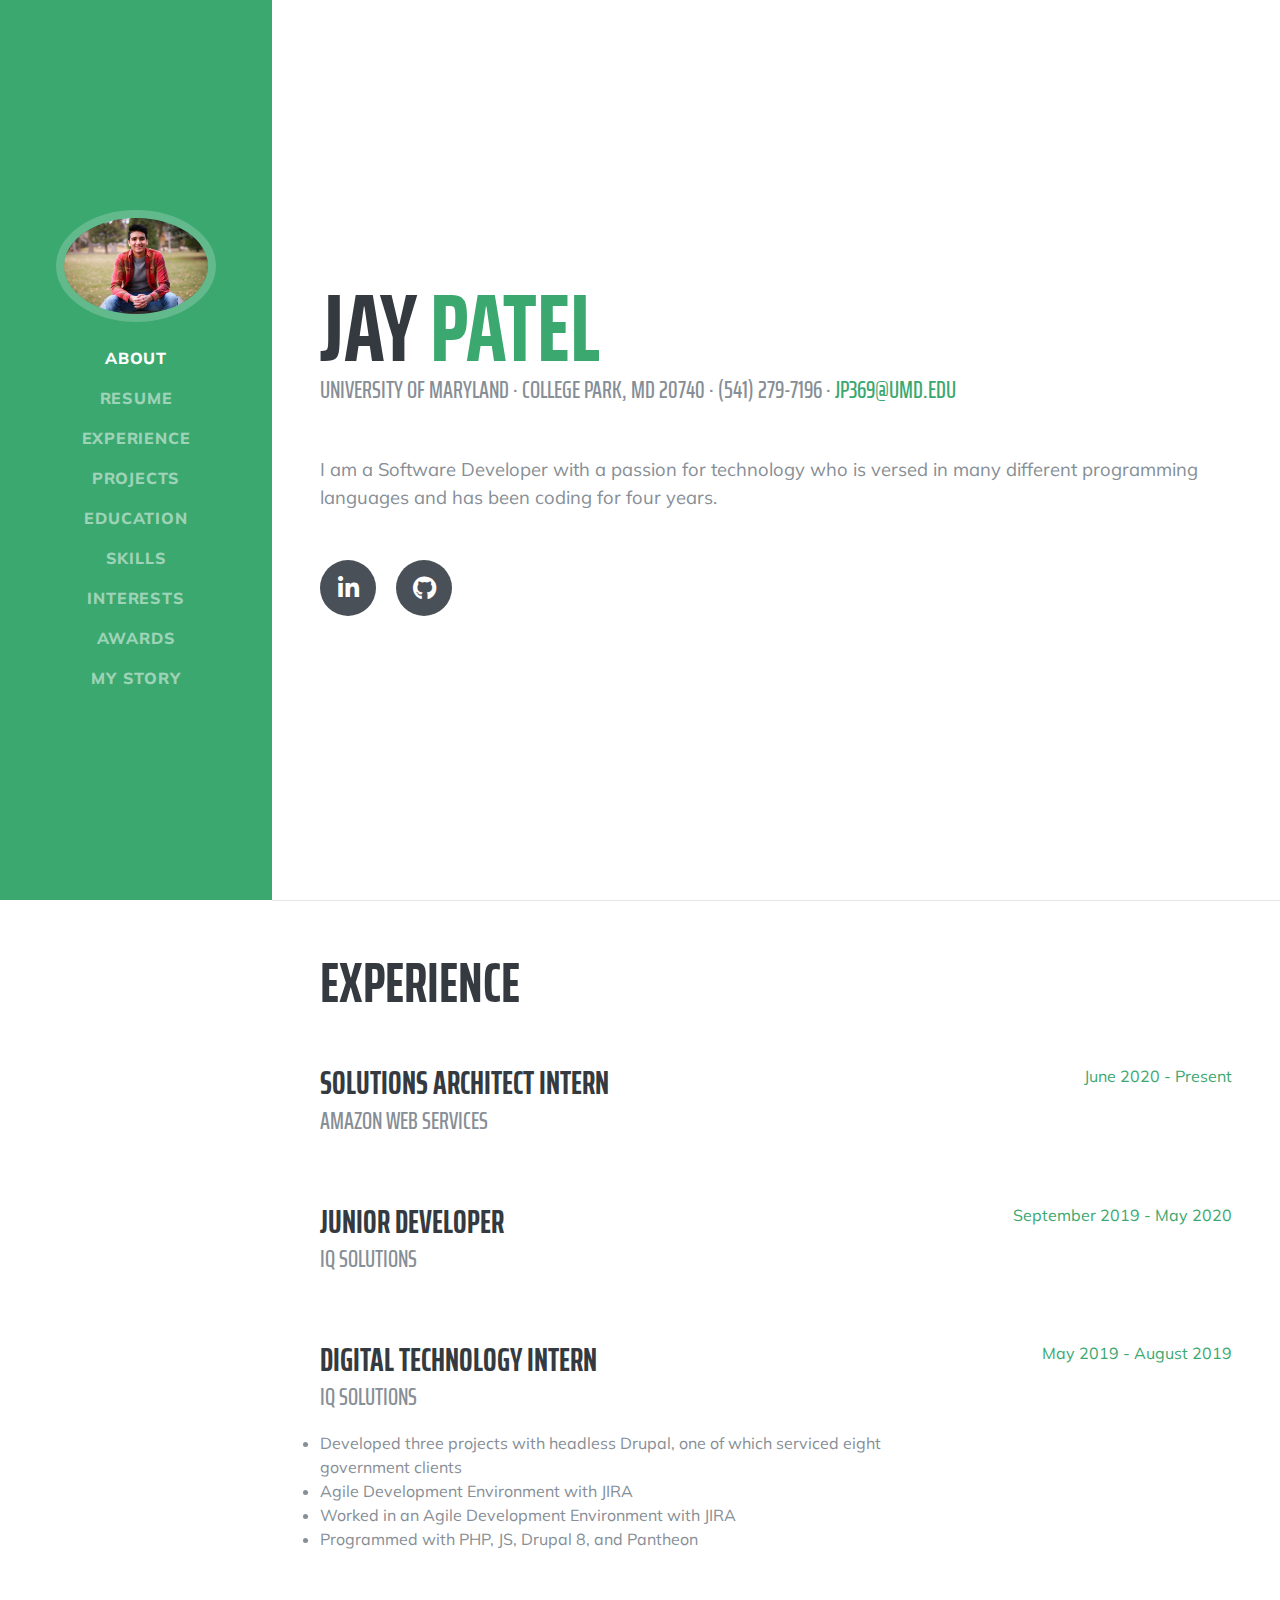
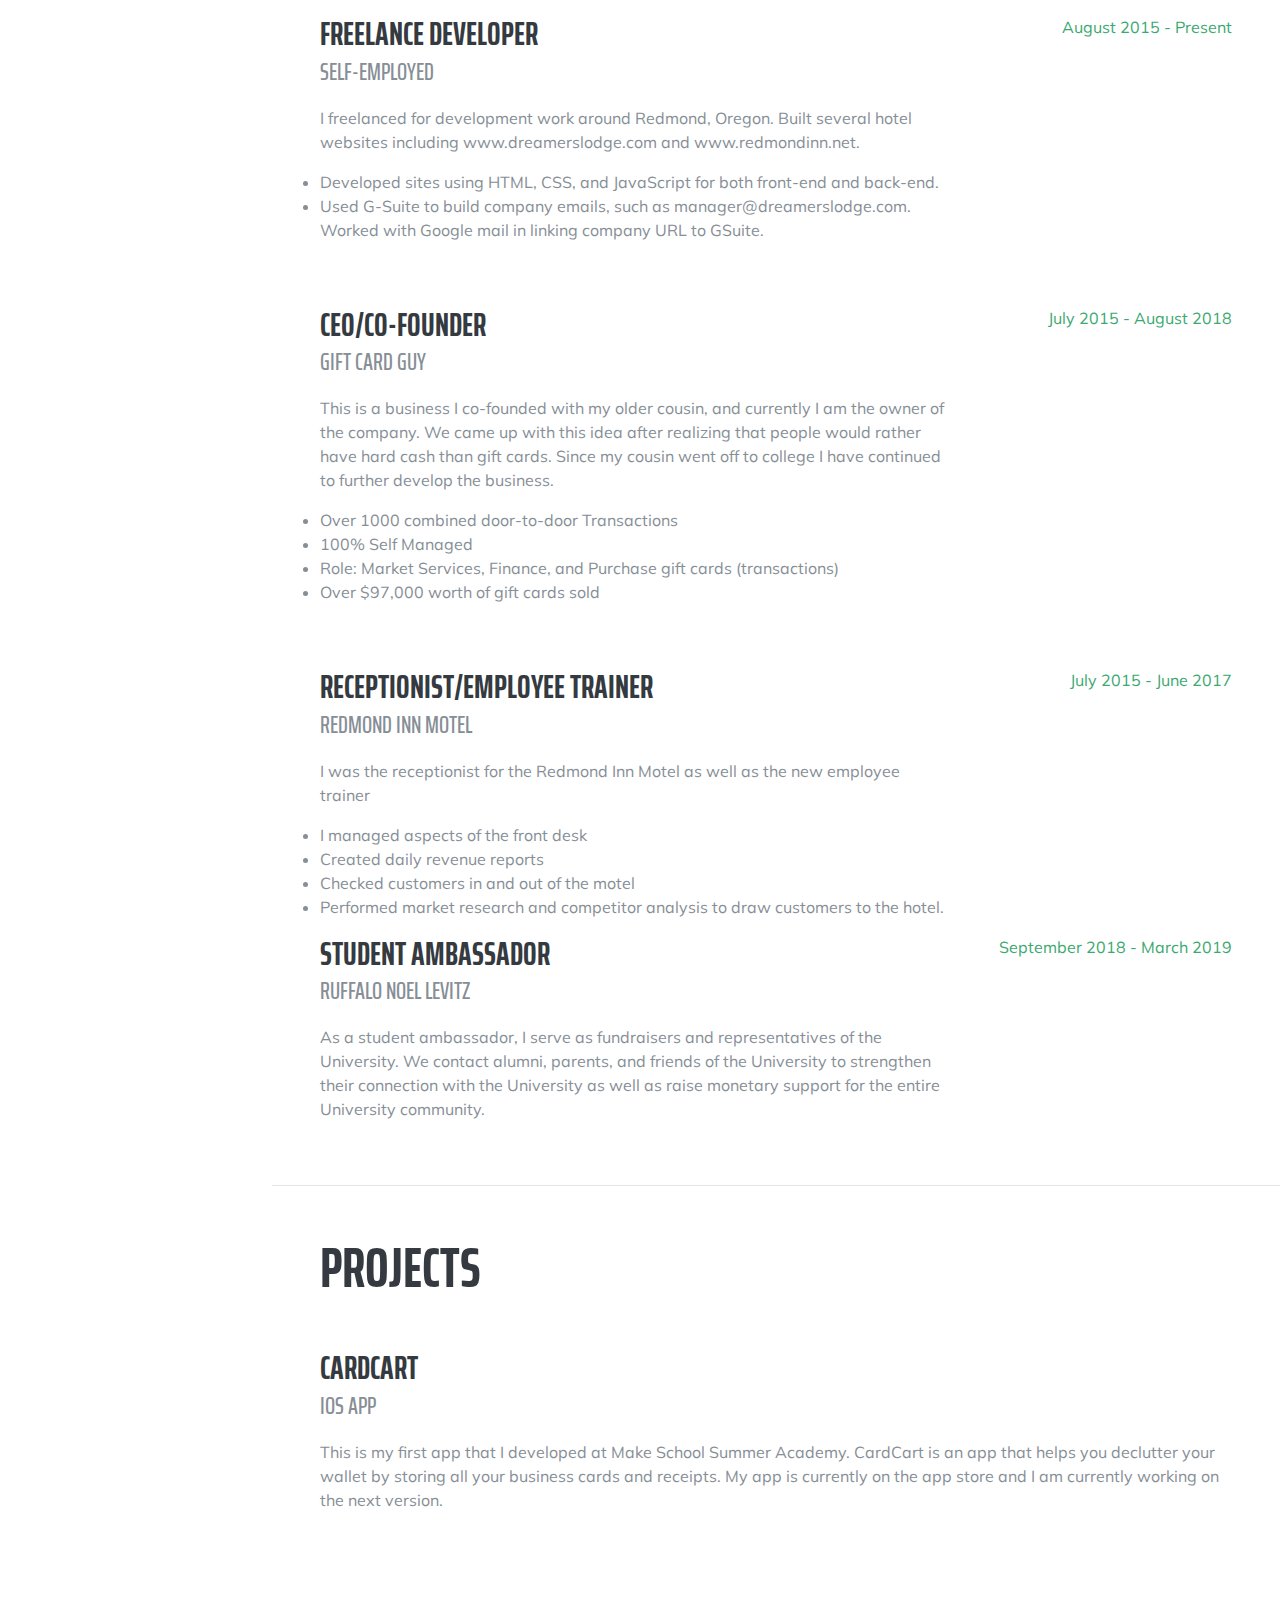
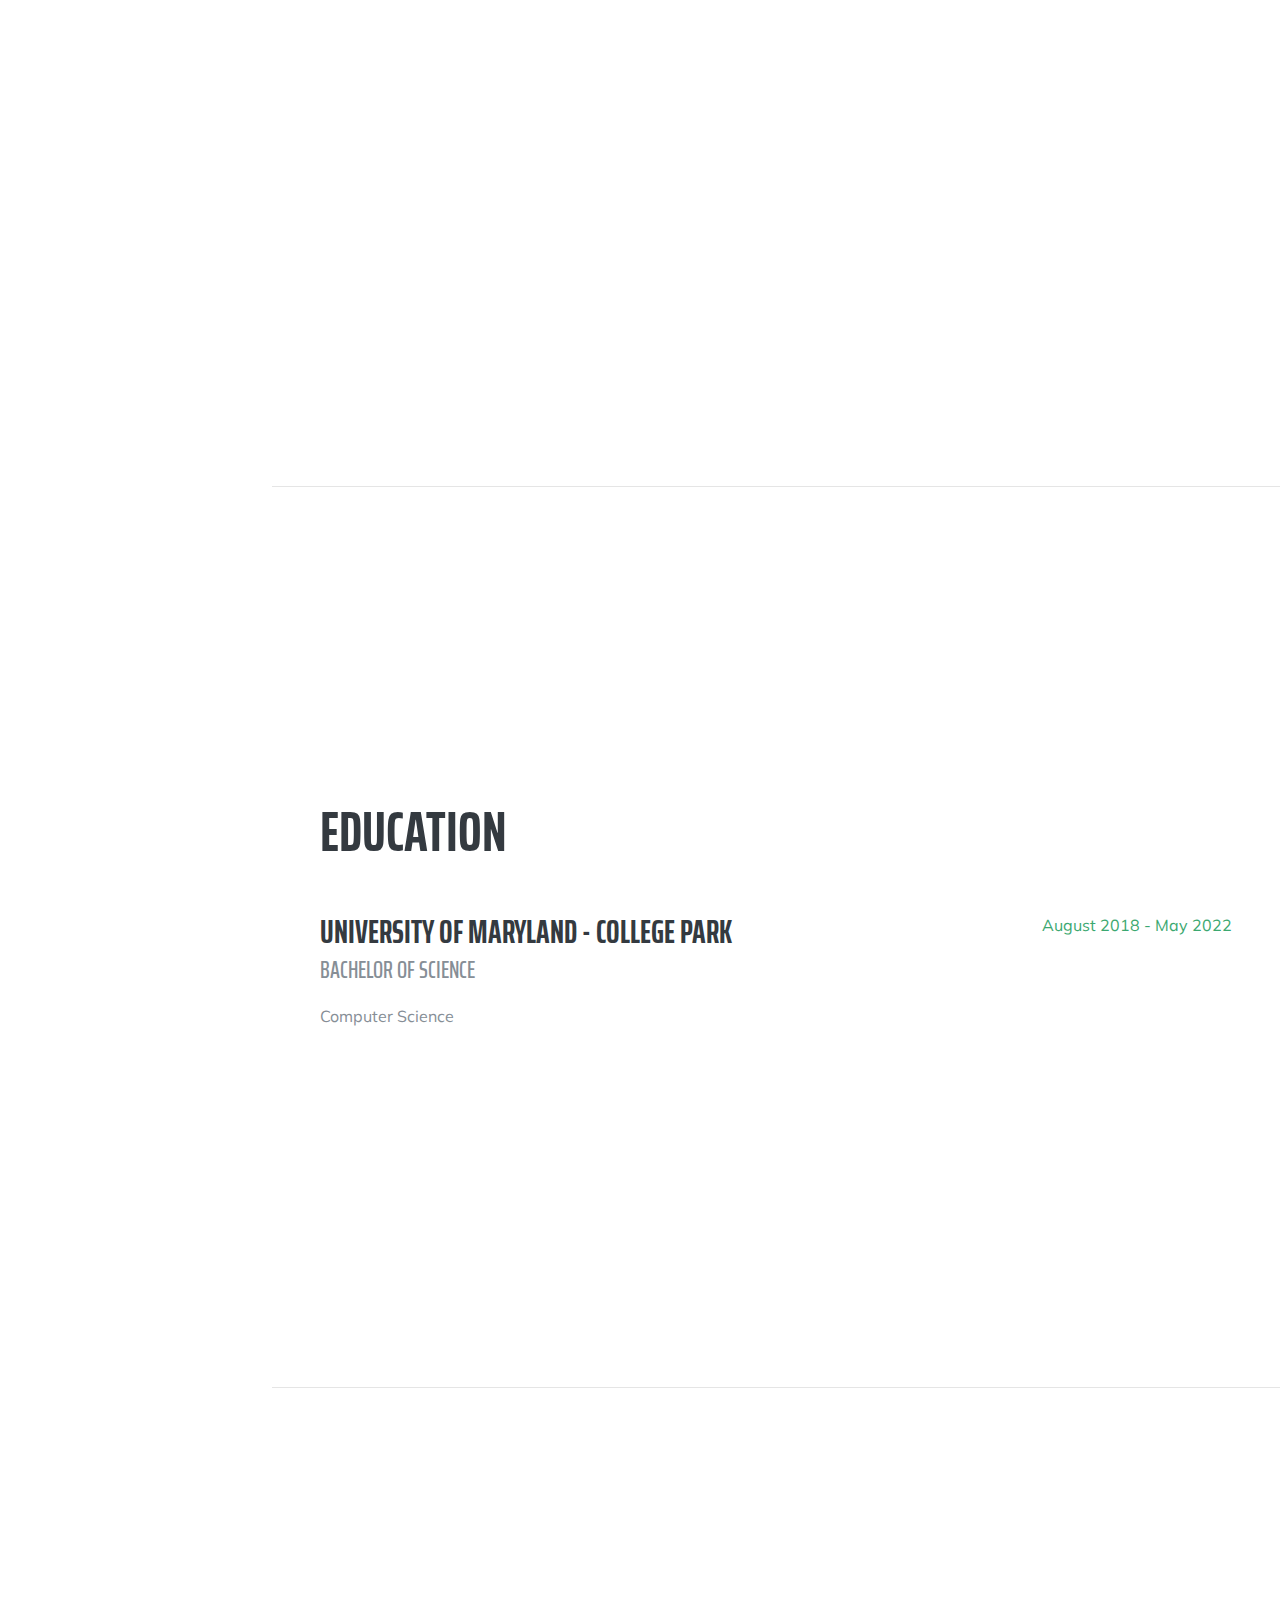
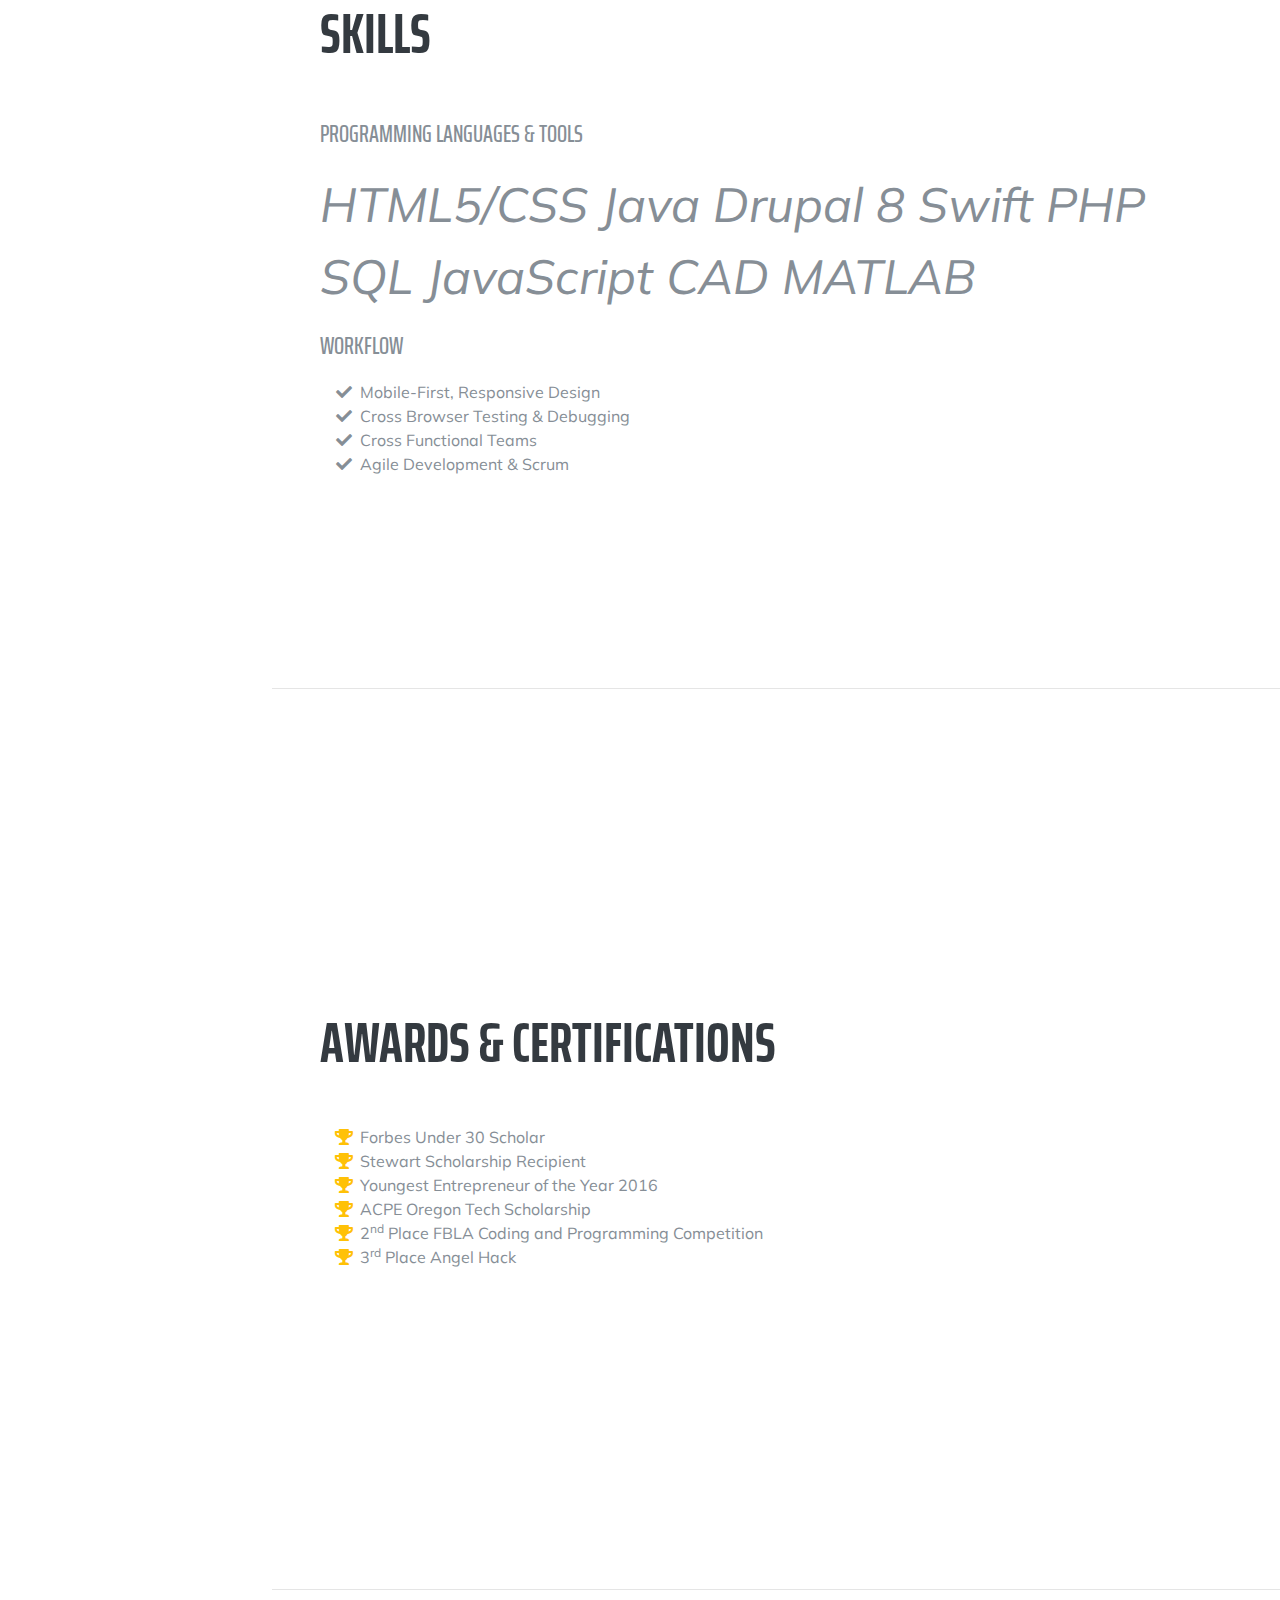
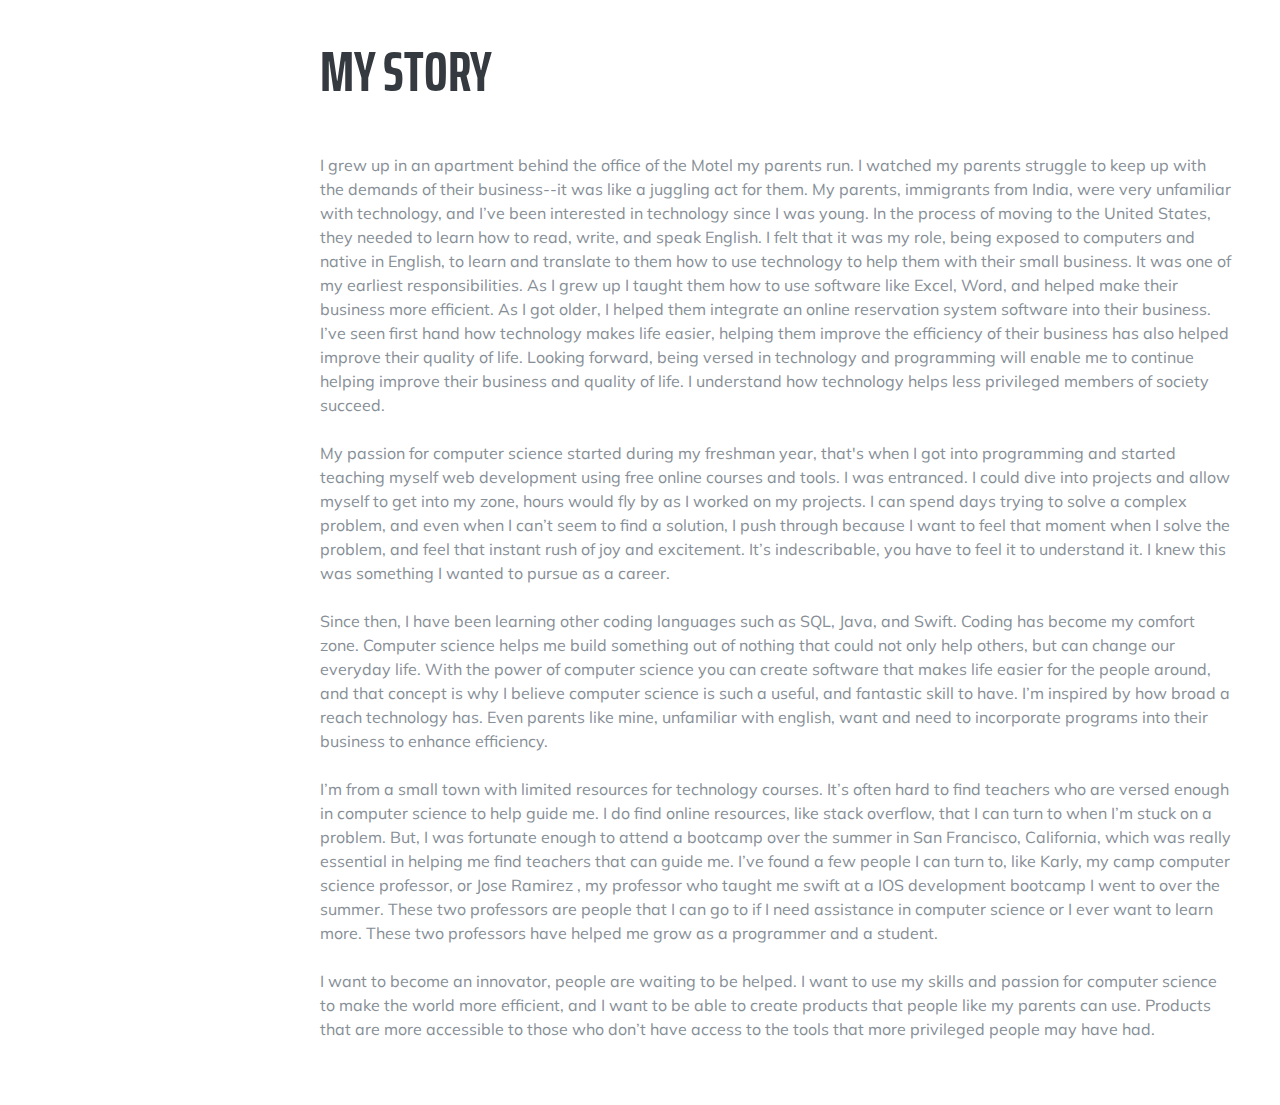
<file: index.html>
<!DOCTYPE html>
<html lang="en">

<head>

  <meta charset="utf-8">
  <meta name="viewport" content="width=device-width, initial-scale=1, shrink-to-fit=no">
  <meta name="description" content="">
  <meta name="author" content="">

  <title>Jay P. Resume</title>

  <!-- Bootstrap core CSS -->
  <link href="vendor/bootstrap/css/bootstrap.min.css" rel="stylesheet">

  <!-- Custom fonts for this template -->
  <link href="https://fonts.googleapis.com/css?family=Saira+Extra+Condensed:500,700" rel="stylesheet">
  <link href="https://fonts.googleapis.com/css?family=Muli:400,400i,800,800i" rel="stylesheet">
  <link href="vendor/fontawesome-free/css/all.min.css" rel="stylesheet">

  <!-- Custom styles for this template -->
  <link href="css/resume.min.css" rel="stylesheet">

</head>

<body id="page-top">

  <nav class="navbar navbar-expand-lg navbar-dark bg-primary fixed-top" id="sideNav">
    <a class="navbar-brand js-scroll-trigger" href="#page-top">
      <span class="d-block d-lg-none">Jay Patel</span>
      <span class="d-none d-lg-block">
        <img class="img-fluid img-profile rounded-circle mx-auto mb-2" src="img/profile.jpg" alt="">
      </span>
    </a>
    <button class="navbar-toggler" type="button" data-toggle="collapse" data-target="#navbarSupportedContent" aria-controls="navbarSupportedContent" aria-expanded="false" aria-label="Toggle navigation">
      <span class="navbar-toggler-icon"></span>
    </button>
    <div class="collapse navbar-collapse" id="navbarSupportedContent">
      <ul class="navbar-nav">
        <li class="nav-item">
          <a class="nav-link js-scroll-trigger" href="#about">About</a>
        </li>
         <li class="nav-item">
          <a class="nav-link js-scroll-trigger" href="siteresume.pdf" target="_blank">Resume</a>
        </li>
        <li class="nav-item">
          <a class="nav-link js-scroll-trigger" href="#experience">Experience</a>
        </li>
         <li class="nav-item">
          <a class="nav-link js-scroll-trigger" href="#projects">Projects</a>
        </li>
        <li class="nav-item">
          <a class="nav-link js-scroll-trigger" href="#education">Education</a>
        </li>
        <li class="nav-item">
          <a class="nav-link js-scroll-trigger" href="#skills">Skills</a>
        </li>
        <li class="nav-item">
          <a class="nav-link js-scroll-trigger" href="#interests">Interests</a>
        </li>
        <li class="nav-item">
          <a class="nav-link js-scroll-trigger" href="#awards">Awards</a>
        </li>
        <li class="nav-item">
          <a class="nav-link js-scroll-trigger" href="#mystory">My Story</a>
        </li>
      </ul>
    </div>
  </nav>

  <div class="container-fluid p-0">

    <section class="resume-section p-3 p-lg-5 d-flex align-items-center" id="about">
      <div class="w-100">
        <h1 class="mb-0">Jay
          <span class="text-primary">Patel</span>
        </h1>
        <div class="subheading mb-5">University of Maryland · College Park, MD 20740 · (541) 279-7196 ·
          <a href="mailto:name@email.com">jp369@umd.edu</a> 
        </div>
        <p class="lead mb-5">I am a Software Developer with a passion for technology who is versed in many different programming languages and has been coding for four years.</p>
        <div class="social-icons">
          <a href="https://www.linkedin.com/in/jay-patel-5819b7140/">
            <i class="fab fa-linkedin-in"></i>
          </a>
          <a href="https://github.com/jpatel369">
            <i class="fab fa-github"></i>
          </a>          
          <!-- <a href="#">
            <i>Resume</i>
          </a> -->
          <!-- <a href="#">
            <i class="fab fa-facebook-f"></i>
          </a> -->
        </div>
      </div>
    </section>

    <hr class="m-0">

    <section class="resume-section p-3 p-lg-5 d-flex justify-content-center" id="experience">
      <div class="w-100">
        <h2 class="mb-5">Experience</h2>

        <div class="resume-item d-flex flex-column flex-md-row justify-content-between mb-5">
          <div class="resume-content">
            <h3 class="mb-0">Solutions Architect Intern</h3>
            <div class="subheading mb-3">Amazon Web Services</div>
            <p></p>
          </div>
          <div class="resume-date text-md-right">
            <span class="text-primary">June 2020 - Present</span>
          </div>
        </div>

        <div class="resume-item d-flex flex-column flex-md-row justify-content-between mb-5">
          <div class="resume-content">
            <h3 class="mb-0">Junior Developer</h3>
            <div class="subheading mb-3">IQ Solutions</div>
            <p></p>
          </div>
          <div class="resume-date text-md-right">
            <span class="text-primary">September 2019 - May 2020</span>
          </div>
        </div>

        <div class="resume-item d-flex flex-column flex-md-row justify-content-between mb-5">
          <div class="resume-content">
            <h3 class="mb-0">Digital Technology Intern</h3>
            <div class="subheading mb-3">IQ Solutions</div>
            <p> 
              <li>Developed three projects with headless Drupal, one of which serviced eight government clients</li>
              <li>Agile Development Environment with JIRA</li>
              <li>Worked in an Agile Development Environment with JIRA</li>
              <li>Programmed with PHP, JS, Drupal 8, and Pantheon</li>
            </p>
          </div>
          <div class="resume-date text-md-right">
            <span class="text-primary">May 2019 - August 2019</span>
          </div>
        </div>

        <div class="resume-item d-flex flex-column flex-md-row justify-content-between mb-5">
          <div class="resume-content">
            <h3 class="mb-0">Freelance Developer</h3>
            <div class="subheading mb-3">Self-Employed</div>
            <p>I freelanced for development work around Redmond, Oregon. Built several hotel websites including www.dreamerslodge.com and www.redmondinn.net. 
            	<li>Developed sites using HTML, CSS, and JavaScript for both front-end and back-end.</li>
            	<li>Used G-Suite to build company emails, such as manager@dreamerslodge.com. Worked with Google mail in linking company URL to GSuite.</li></p>
          </div>
          <div class="resume-date text-md-right">
            <span class="text-primary">August 2015 - Present</span>
          </div>
        </div>

        <div class="resume-item d-flex flex-column flex-md-row justify-content-between mb-5">
          <div class="resume-content">
            <h3 class="mb-0">CEO/Co-Founder</h3>
            <div class="subheading mb-3">Gift Card Guy</div>
            <p>This is a business I co-founded with my older cousin, and currently I am the owner of the company. We came up with this idea after realizing that people would rather have hard cash than gift cards. Since my cousin went off to college I have continued to further develop the business. 
			<li>Over 1000 combined door-to-door Transactions</li>
			<li>100% Self Managed</li>
			<li>Role: Market Services, Finance, and Purchase gift cards (transactions)</li>
			<li>Over $97,000 worth of gift cards sold</li>
		</p>
          </div>
          <div class="resume-date text-md-right">
            <span class="text-primary">July 2015 - August 2018</span>
          </div>
        </div>

        <div class="resume-item d-flex flex-column flex-md-row justify-content-between">
          <div class="resume-content">
            <h3 class="mb-0">Receptionist/Employee Trainer</h3>
            <div class="subheading mb-3">Redmond Inn Motel</div>
            <p>I was the receptionist for the Redmond Inn Motel as well as the new employee trainer 

				<li>I managed aspects of the front desk</li>
				<li>Created daily revenue reports</li>
				<li>Checked customers in and out of the motel</li>
				<li>Performed market research and competitor analysis to draw customers to the hotel.</li>
				</p>
          </div>
          <div class="resume-date text-md-right">
            <span class="text-primary">July 2015 - June 2017</span>
          </div>
        </div>

         <div class="resume-item d-flex flex-column flex-md-row justify-content-between">
          <div class="resume-content">
            <h3 class="mb-0">Student Ambassador</h3>
            <div class="subheading mb-3">Ruffalo Noel Levitz</div>
            <p>As a student ambassador, I serve as fundraisers and representatives of the University. We contact alumni, parents, and friends of the University to strengthen their connection with the University as well as raise monetary support for the entire University community.</p>
          </div>
          <div class="resume-date text-md-right">
            <span class="text-primary">September 2018 - March 2019</span>
          </div>
        </div>


      </div>

    </section>

    <!-- <hr class="m-0">

    <section class="resume-section p-3 p-lg-5 d-flex align-items-center" id="education">
      <div class="w-100">
        <h2 class="mb-5">Education</h2>

        <div class="resume-item d-flex flex-column flex-md-row justify-content-between mb-5">
          <div class="resume-content">
            <h3 class="mb-0">University of Maryland - College Park</h3>
            <div class="subheading mb-3">Bachelor of Science</div>
            <div>Computer Science</div> -->
          <!--   <p>GPA: 3.23</p> -->
         <!--  </div>
          <div class="resume-date text-md-right">
            <span class="text-primary">August 2018 - May 2022</span>
          </div>
        </div> -->

       <!--  <div class="resume-item d-flex flex-column flex-md-row justify-content-between">
          <div class="resume-content">
            <h3 class="mb-0">James Buchanan High School</h3>
            <div class="subheading mb-3">Technology Magnet Program</div>
            <p>GPA: 3.56</p>
          </div>
          <div class="resume-date text-md-right">
            <span class="text-primary">August 2002 - May 2006</span>
          </div>
        </div> -->

      </div>
    </section>

    <hr class="m-0">

    <section class="resume-section p-3 p-lg-5 d-flex justify-content-center" id="projects">
      <div class="w-100">
        <h2 class="mb-5">Projects</h2>

        <div class="resume-item d-flex flex-column flex-md-row justify-content-between mb-5">
          <div class="resume-content">
            <h3 class="mb-0">CardCart</h3>
            <div class="subheading mb-3">IOS App</div>
            <p>This is my first app that I developed at Make School Summer Academy. CardCart is an app that helps you declutter your wallet by storing all your business cards and receipts. My app is currently on the app store and I am currently working on the next version.</p>
          </div>
          <!-- <div class="resume-date text-md-right">
            <span class="text-primary">May 2019 - August 2019</span>
          </div> -->
        </div>

       
     </div> 

    </section>

    <hr class="m-0">

    <section class="resume-section p-3 p-lg-5 d-flex align-items-center" id="education">
      <div class="w-100">
        <h2 class="mb-5">Education</h2>

        <div class="resume-item d-flex flex-column flex-md-row justify-content-between mb-5">
          <div class="resume-content">
            <h3 class="mb-0">University of Maryland - College Park</h3>
            <div class="subheading mb-3">Bachelor of Science</div>
            <div>Computer Science</div>
          <!--   <p>GPA: 3.23</p> -->
          </div>
          <div class="resume-date text-md-right">
            <span class="text-primary">August 2018 - May 2022</span>
          </div>
        </div>

      </div>
    </section>

    <hr class="m-0">

    <section class="resume-section p-3 p-lg-5 d-flex align-items-center" id="skills">
      <div class="w-100">
        <h2 class="mb-5">Skills</h2>

        <div class="subheading mb-3">Programming Languages &amp; Tools</div>
        <ul class="list-inline dev-icons">
          <li class="list-inline-item">
          	    <i>HTML5/CSS</i>
          	    <i>Java</i>
          	    <i>Drupal 8</i>
          	    <i>Swift</i>
          	    <i>PHP</i>
          	    <i>SQL</i>
          	    <i>JavaScript</i>
          	    <i>CAD</i>
          	    <i>MATLAB</i>

        <!--     <i class="fab fa-html5"></i> -->
          
         <!--  <li class="list-inline-item">
            <i class="fab fa-css3-alt"></i>
          </li>
          <li class="list-inline-item">
            <i class="fab fa-js-square"></i>
          </li>
          <li class="list-inline-item">
            <i class="fab fa-angular"></i>
          </li>
          <li class="list-inline-item">
            <i class="fab fa-react"></i>
          </li>
          <li class="list-inline-item">
            <i class="fab fa-node-js"></i>
          </li>
          <li class="list-inline-item">
            <i class="fab fa-sass"></i>
          </li>
          <li class="list-inline-item">
            <i class="fab fa-less"></i>
          </li>
          <li class="list-inline-item">
            <i class="fab fa-wordpress"></i>
          </li>
          <li class="list-inline-item">
            <i class="fab fa-gulp"></i>
          </li>
          <li class="list-inline-item">
            <i class="fab fa-grunt"></i>
          </li>
          <li class="list-inline-item">
            <i class="fab fa-npm"></i>
          </li> -->
        </ul>

        <div class="subheading mb-3">Workflow</div>
        <ul class="fa-ul mb-0">
          <li>
            <i class="fa-li fa fa-check"></i>
            Mobile-First, Responsive Design</li>
          <li>
            <i class="fa-li fa fa-check"></i>
            Cross Browser Testing &amp; Debugging</li>
          <li>
            <i class="fa-li fa fa-check"></i>
            Cross Functional Teams</li>
          <li>
            <i class="fa-li fa fa-check"></i>
            Agile Development &amp; Scrum</li>
        </ul>
      </div>
    </section>

   <!--  <hr class="m-0">

    <section class="resume-section p-3 p-lg-5 d-flex align-items-center" id="interests">
      <div class="w-100">
        <h2 class="mb-5">Interests</h2>
        <p>Apart from being a web developer, I enjoy most of my time being outdoors. In the winter, I am an avid skier and novice ice climber. During the warmer months here in Colorado, I enjoy mountain biking, free climbing, and kayaking.</p>
        <p class="mb-0">When forced indoors, I follow a number of sci-fi and fantasy genre movies and television shows, I am an aspiring chef, and I spend a large amount of my free time exploring the latest technology advancements in the front-end web development world.</p>
      </div>
    </section> -->

    <hr class="m-0">

    <section class="resume-section p-3 p-lg-5 d-flex align-items-center" id="awards">
      <div class="w-100">
        <h2 class="mb-5">Awards &amp; Certifications</h2>
        <ul class="fa-ul mb-0">
          <li>
            <i class="fa-li fa fa-trophy text-warning"></i>
            Forbes Under 30 Scholar</li>
            <li>
            <i class="fa-li fa fa-trophy text-warning"></i>
            Stewart Scholarship Recipient</li>
          <li>
            <i class="fa-li fa fa-trophy text-warning"></i>
            Youngest Entrepreneur of the Year 2016</li>
          <li>
            <i class="fa-li fa fa-trophy text-warning"></i>
            ACPE Oregon Tech Scholarship</li>
          <li>
            <i class="fa-li fa fa-trophy text-warning"></i>
            2<sup>nd</sup>
            Place FBLA Coding and Programming Competition</li>
          <li>
            <i class="fa-li fa fa-trophy text-warning"></i>
            3<sup>rd</sup>
            Place Angel Hack</li>
          <li>
           
        </ul>
      </div>
    </section>

     <hr class="m-0">

    <section class="resume-section p-3 p-lg-5 d-flex align-items-center" id="mystory">
      <div class="w-100">
        <h2 class="mb-5">My Story</h2>
       <p> I grew up in an apartment behind the office of the Motel my parents run. I watched my parents struggle to keep up with the demands of their business--it was like a juggling act for them. My parents, immigrants from India, were very unfamiliar with technology, and I’ve been interested in technology since I was young. In the process of moving to the United States, they needed to learn how to read, write, and speak English. I felt that it was my role, being exposed to computers and native in English, to learn and translate to them how to use technology to help them with their small business. It was one of my earliest responsibilities. As I grew up I taught them how to use software like Excel, Word, and helped make their business more efficient. As I got older, I helped them integrate an online reservation system software into their business. I’ve seen first hand how technology makes life easier, helping them improve the efficiency of their business has also helped improve their quality of life. Looking forward, being versed in technology and programming will enable me to continue helping improve their business and quality of life. I understand how technology helps less privileged members of society succeed. <br><br>

My passion for computer science started during my freshman year, that's when I got into programming and started teaching myself web development using free online courses and tools. I was entranced. I could dive into projects and allow myself to get into my zone, hours would fly by as I worked on my projects. I can spend days trying to solve a complex problem, and even when I can’t seem to find a solution, I push through because I want to feel that moment when I solve the problem, and feel that instant rush of joy and excitement. It’s indescribable, you have to feel it to understand it. I knew this was something I wanted to pursue as a career.<br><br>

Since then, I have been learning other coding languages such as SQL, Java, and Swift. Coding has become my comfort zone. Computer science helps me build something out of nothing that could not only help others, but can change our everyday life. With the power of computer science you can create software that makes life easier for the people around, and that concept is why I believe computer science is such a useful, and fantastic skill to have. I’m inspired by how broad a reach technology has. Even parents like mine, unfamiliar with english, want and need to incorporate programs into their business to enhance efficiency. <br><br>

I’m from a small town with limited resources for technology courses. It’s often hard to find teachers who are versed enough in computer science to help guide me. I do find online resources, like stack overflow, that I can turn to when I’m stuck on a problem. But, I was fortunate enough to attend a bootcamp over the summer in San Francisco, California, which was really essential in helping me find teachers that can guide me.  I’ve found a few people I can turn to, like Karly,  my camp computer science professor, or Jose Ramirez , my professor who taught me swift at a IOS development bootcamp I went to over the summer. These two professors are people that I can go to if I need assistance in computer science or I ever want to learn more. These two professors have helped me grow as a programmer and a student.<br><br>

I want to become an innovator, people are waiting to be helped. I want to use my skills and passion for computer science to make the world more efficient, and I want to be able to create products that people like my parents can use. Products that are more accessible to those who don’t have access to the tools that more privileged people may have had. 
<br/>
</p>
      </div>
    </section>

  </div>

  <!-- Bootstrap core JavaScript -->
  <script src="vendor/jquery/jquery.min.js"></script>
  <script src="vendor/bootstrap/js/bootstrap.bundle.min.js"></script>

  <!-- Plugin JavaScript -->
  <script src="vendor/jquery-easing/jquery.easing.min.js"></script>

  <!-- Custom scripts for this template -->
  <script src="js/resume.min.js"></script>

</body>

</html>
</file>
<file: css/resume.min.css>
/*!
 * Start Bootstrap - Resume v5.0.7 (https://startbootstrap.com/template-overviews/resume)
 * Copyright 2013-2019 Start Bootstrap
 * Licensed under MIT (https://github.com/BlackrockDigital/startbootstrap-resume/blob/master/LICENSE)
 */body{font-family:Muli,-apple-system,BlinkMacSystemFont,'Segoe UI',Roboto,'Helvetica Neue',Arial,sans-serif,'Apple Color Emoji','Segoe UI Emoji','Segoe UI Symbol','Noto Color Emoji';padding-top:54px;color:#868e96}@media (min-width:992px){body{padding-top:0;padding-left:17rem}}h1,h2,h3,h4,h5,h6{font-family:'Saira Extra Condensed',-apple-system,BlinkMacSystemFont,'Segoe UI',Roboto,'Helvetica Neue',Arial,sans-serif,'Apple Color Emoji','Segoe UI Emoji','Segoe UI Symbol','Noto Color Emoji';font-weight:700;text-transform:uppercase;color:#343a40}h1{font-size:6rem;line-height:5.5rem}h2{font-size:3.5rem}h3{font-size:2rem}p.lead{font-size:1.15rem;font-weight:400}.subheading{text-transform:uppercase;font-weight:500;font-family:'Saira Extra Condensed',-apple-system,BlinkMacSystemFont,'Segoe UI',Roboto,'Helvetica Neue',Arial,sans-serif,'Apple Color Emoji','Segoe UI Emoji','Segoe UI Symbol','Noto Color Emoji';font-size:1.5rem}.social-icons a{display:inline-block;height:3.5rem;width:3.5rem;background-color:#495057;color:#fff!important;border-radius:100%;text-align:center;font-size:1.5rem;line-height:3.5rem;margin-right:1rem}.social-icons a:last-child{margin-right:0}.social-icons a:hover{background-color:#3ba870}.dev-icons{font-size:3rem}.dev-icons .list-inline-item i:hover{color:#3ba870}#sideNav .navbar-nav .nav-item .nav-link{font-weight:800;letter-spacing:.05rem;text-transform:uppercase}#sideNav .navbar-toggler:focus{outline-color:#d48a6e}@media (min-width:992px){#sideNav{text-align:center;position:fixed;top:0;left:0;display:-webkit-box;display:-ms-flexbox;display:flex;-webkit-box-orient:vertical;-webkit-box-direction:normal;-ms-flex-direction:column;flex-direction:column;width:17rem;height:100vh}#sideNav .navbar-brand{display:-webkit-box;display:-ms-flexbox;display:flex;margin:auto auto 0;padding:.5rem}#sideNav .navbar-brand .img-profile{max-width:10rem;max-height:10rem;border:.5rem solid rgba(255,255,255,.2)}#sideNav .navbar-collapse{display:-webkit-box;display:-ms-flexbox;display:flex;-webkit-box-align:start;-ms-flex-align:start;align-items:flex-start;-webkit-box-flex:0;-ms-flex-positive:0;flex-grow:0;width:100%;margin-bottom:auto}#sideNav .navbar-collapse .navbar-nav{-webkit-box-orient:vertical;-webkit-box-direction:normal;-ms-flex-direction:column;flex-direction:column;width:100%}#sideNav .navbar-collapse .navbar-nav .nav-item{display:block}#sideNav .navbar-collapse .navbar-nav .nav-item .nav-link{display:block}}section.resume-section{padding-top:5rem!important;padding-bottom:5rem!important;max-width:75rem}section.resume-section .resume-item .resume-date{min-width:none}@media (min-width:768px){section.resume-section{min-height:100vh}section.resume-section .resume-item .resume-date{min-width:18rem}}@media (min-width:992px){section.resume-section{padding-top:3rem!important;padding-bottom:3rem!important}}.bg-primary{background-color:#3ba870!important}.text-primary{color:#3ba870!important}a{color:#3ba870}a:active,a:focus,a:hover{color:#824027}
</file>
